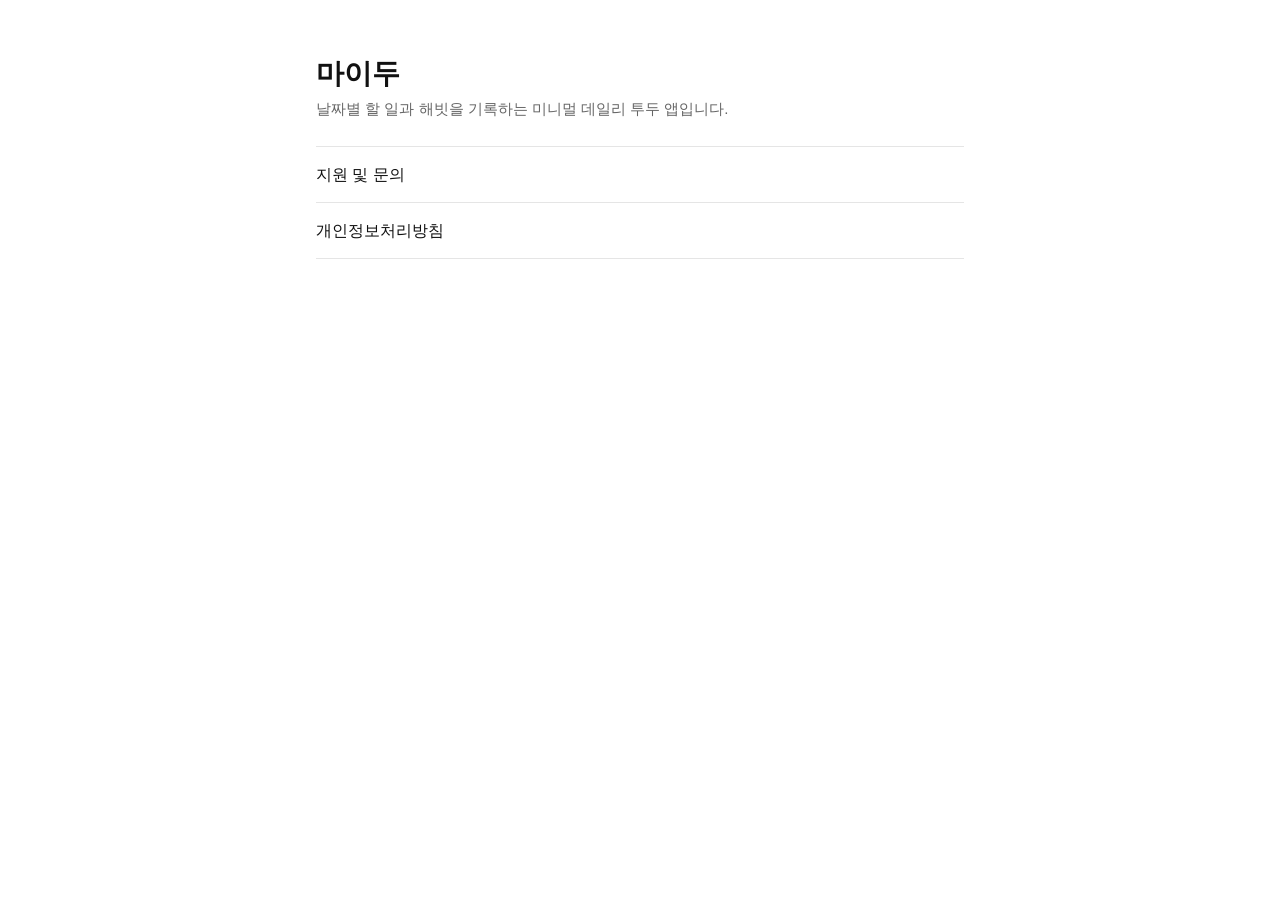
<file: index.html>
<!doctype html>
<html lang="ko">
<head>
  <meta charset="utf-8">
  <meta name="viewport" content="width=device-width, initial-scale=1">
  <title>마이두</title>
  <meta name="description" content="할 일과 해빗을 기록하는 미니멀 데일리 투두 앱, 마이두">
  <link rel="stylesheet" href="style.css">
</head>
<body>
  <main>
    <h1>마이두</h1>
    <p class="meta">날짜별 할 일과 해빗을 기록하는 미니멀 데일리 투두 앱입니다.</p>
    <nav>
      <ul>
        <li><a href="support.html">지원 및 문의</a></li>
        <li><a href="privacy.html">개인정보처리방침</a></li>
      </ul>
    </nav>
  </main>
</body>
</html>
</file>
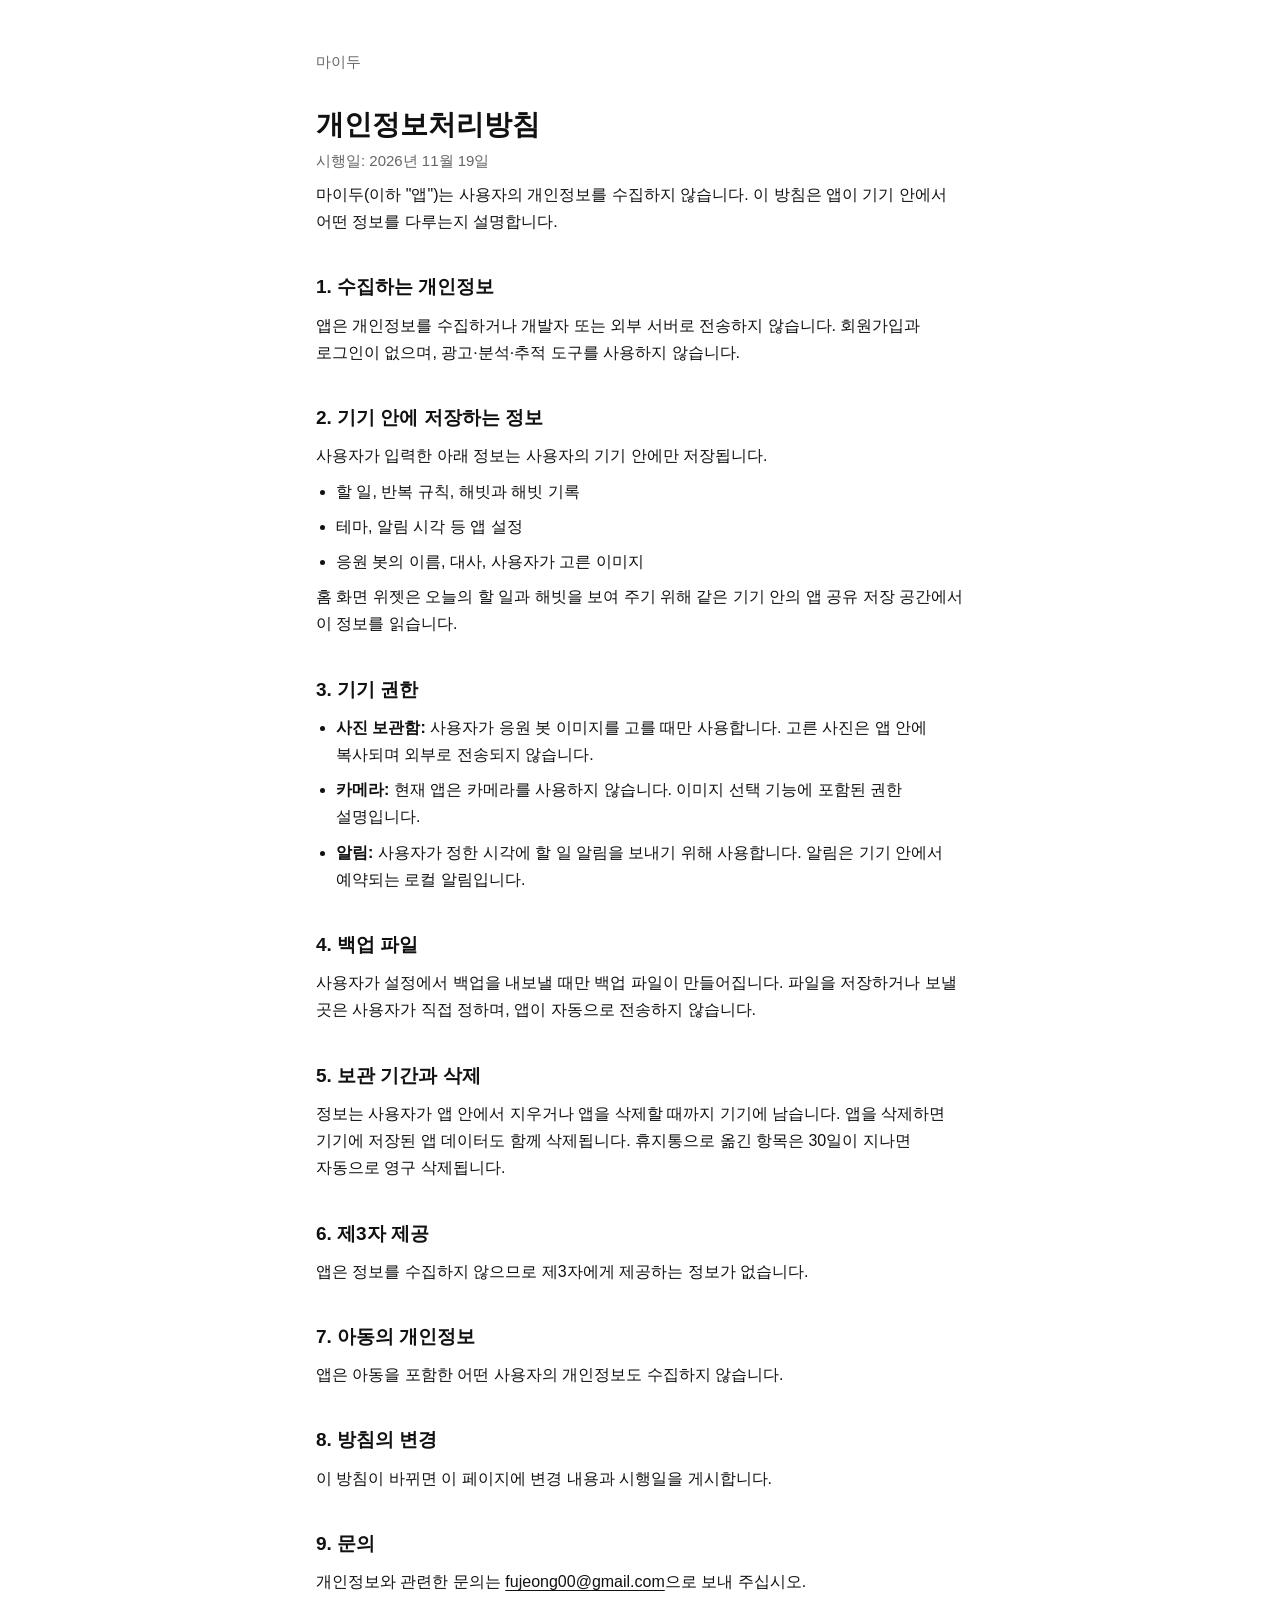
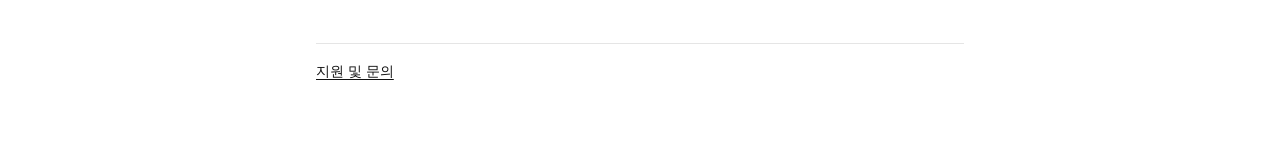
<file: privacy.html>
<!doctype html>
<html lang="ko">
<head>
  <meta charset="utf-8">
  <meta name="viewport" content="width=device-width, initial-scale=1">
  <title>마이두 개인정보처리방침</title>
  <meta name="description" content="마이두 앱의 개인정보처리방침">
  <link rel="stylesheet" href="style.css">
</head>
<body>
  <main>
    <header><a href="./">마이두</a></header>
    <h1>개인정보처리방침</h1>
    <p class="meta">시행일: 2026년 11월 19일</p>

    <p>마이두(이하 "앱")는 사용자의 개인정보를 수집하지 않습니다. 이 방침은 앱이 기기 안에서 어떤 정보를 다루는지 설명합니다.</p>

    <h2>1. 수집하는 개인정보</h2>
    <p>앱은 개인정보를 수집하거나 개발자 또는 외부 서버로 전송하지 않습니다. 회원가입과 로그인이 없으며, 광고·분석·추적 도구를 사용하지 않습니다.</p>

    <h2>2. 기기 안에 저장하는 정보</h2>
    <p>사용자가 입력한 아래 정보는 사용자의 기기 안에만 저장됩니다.</p>
    <ul>
      <li>할 일, 반복 규칙, 해빗과 해빗 기록</li>
      <li>테마, 알림 시각 등 앱 설정</li>
      <li>응원 봇의 이름, 대사, 사용자가 고른 이미지</li>
    </ul>
    <p>홈 화면 위젯은 오늘의 할 일과 해빗을 보여 주기 위해 같은 기기 안의 앱 공유 저장 공간에서 이 정보를 읽습니다.</p>

    <h2>3. 기기 권한</h2>
    <ul>
      <li><strong>사진 보관함:</strong> 사용자가 응원 봇 이미지를 고를 때만 사용합니다. 고른 사진은 앱 안에 복사되며 외부로 전송되지 않습니다.</li>
      <li><strong>카메라:</strong> 현재 앱은 카메라를 사용하지 않습니다. 이미지 선택 기능에 포함된 권한 설명입니다.</li>
      <li><strong>알림:</strong> 사용자가 정한 시각에 할 일 알림을 보내기 위해 사용합니다. 알림은 기기 안에서 예약되는 로컬 알림입니다.</li>
    </ul>

    <h2>4. 백업 파일</h2>
    <p>사용자가 설정에서 백업을 내보낼 때만 백업 파일이 만들어집니다. 파일을 저장하거나 보낼 곳은 사용자가 직접 정하며, 앱이 자동으로 전송하지 않습니다.</p>

    <h2>5. 보관 기간과 삭제</h2>
    <p>정보는 사용자가 앱 안에서 지우거나 앱을 삭제할 때까지 기기에 남습니다. 앱을 삭제하면 기기에 저장된 앱 데이터도 함께 삭제됩니다. 휴지통으로 옮긴 항목은 30일이 지나면 자동으로 영구 삭제됩니다.</p>

    <h2>6. 제3자 제공</h2>
    <p>앱은 정보를 수집하지 않으므로 제3자에게 제공하는 정보가 없습니다.</p>

    <h2>7. 아동의 개인정보</h2>
    <p>앱은 아동을 포함한 어떤 사용자의 개인정보도 수집하지 않습니다.</p>

    <h2>8. 방침의 변경</h2>
    <p>이 방침이 바뀌면 이 페이지에 변경 내용과 시행일을 게시합니다.</p>

    <h2>9. 문의</h2>
    <p>개인정보와 관련한 문의는 <a href="mailto:fujeong00@gmail.com">fujeong00@gmail.com</a>으로 보내 주십시오.</p>

    <footer><a href="support.html">지원 및 문의</a></footer>
  </main>
</body>
</html>
</file>
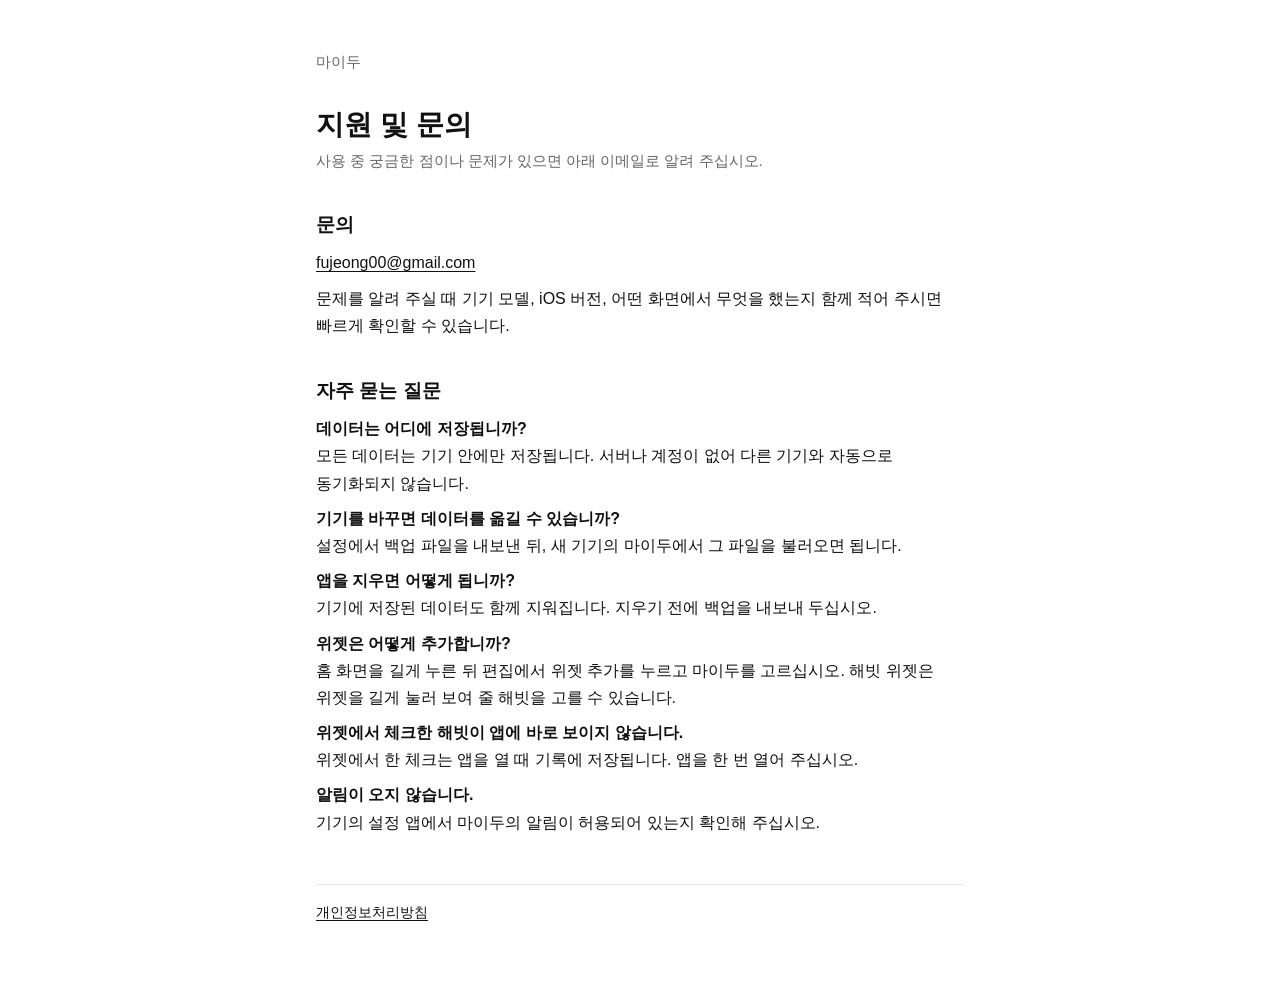
<file: support.html>
<!doctype html>
<html lang="ko">
<head>
  <meta charset="utf-8">
  <meta name="viewport" content="width=device-width, initial-scale=1">
  <title>마이두 지원</title>
  <meta name="description" content="마이두 앱 사용 문의와 자주 묻는 질문">
  <link rel="stylesheet" href="style.css">
</head>
<body>
  <main>
    <header><a href="./">마이두</a></header>
    <h1>지원 및 문의</h1>
    <p class="meta">사용 중 궁금한 점이나 문제가 있으면 아래 이메일로 알려 주십시오.</p>

    <h2>문의</h2>
    <p><a href="mailto:fujeong00@gmail.com?subject=%5B%EB%A7%88%EC%9D%B4%EB%91%90%5D%20%EB%AC%B8%EC%9D%98">fujeong00@gmail.com</a></p>
    <p>문제를 알려 주실 때 기기 모델, iOS 버전, 어떤 화면에서 무엇을 했는지 함께 적어 주시면 빠르게 확인할 수 있습니다.</p>

    <h2>자주 묻는 질문</h2>

    <p><strong>데이터는 어디에 저장됩니까?</strong><br>
    모든 데이터는 기기 안에만 저장됩니다. 서버나 계정이 없어 다른 기기와 자동으로 동기화되지 않습니다.</p>

    <p><strong>기기를 바꾸면 데이터를 옮길 수 있습니까?</strong><br>
    설정에서 백업 파일을 내보낸 뒤, 새 기기의 마이두에서 그 파일을 불러오면 됩니다.</p>

    <p><strong>앱을 지우면 어떻게 됩니까?</strong><br>
    기기에 저장된 데이터도 함께 지워집니다. 지우기 전에 백업을 내보내 두십시오.</p>

    <p><strong>위젯은 어떻게 추가합니까?</strong><br>
    홈 화면을 길게 누른 뒤 편집에서 위젯 추가를 누르고 마이두를 고르십시오. 해빗 위젯은 위젯을 길게 눌러 보여 줄 해빗을 고를 수 있습니다.</p>

    <p><strong>위젯에서 체크한 해빗이 앱에 바로 보이지 않습니다.</strong><br>
    위젯에서 한 체크는 앱을 열 때 기록에 저장됩니다. 앱을 한 번 열어 주십시오.</p>

    <p><strong>알림이 오지 않습니다.</strong><br>
    기기의 설정 앱에서 마이두의 알림이 허용되어 있는지 확인해 주십시오.</p>

    <footer><a href="privacy.html">개인정보처리방침</a></footer>
  </main>
</body>
</html>
</file>
<file: style.css>
:root {
  --bg: #ffffff;
  --text: #111111;
  --muted: #666666;
  --line: #e5e5e5;
  --link: #111111;
  --font: -apple-system, BlinkMacSystemFont, "Apple SD Gothic Neo", "Pretendard", "Noto Sans KR", sans-serif;
}
@media (prefers-color-scheme: dark) {
  :root {
    --bg: #000000;
    --text: #f2f2f2;
    --muted: #9a9a9a;
    --line: #2a2a2a;
    --link: #f2f2f2;
  }
}
* { box-sizing: border-box; }
html, body { overflow-x: clip; }
body {
  margin: 0;
  background: var(--bg);
  color: var(--text);
  font-family: var(--font);
  font-size: 16px;
  line-height: 1.7;
  word-break: keep-all;
}
main { max-width: 680px; margin: 0 auto; padding: 48px 16px 80px; }
header { margin-bottom: 32px; }
header a { color: var(--muted); text-decoration: none; font-size: 15px; }
h1 { font-size: 28px; line-height: 1.3; margin: 8px 0 4px; overflow-wrap: break-word; }
h2 { font-size: 19px; margin: 36px 0 8px; }
p, li { margin: 0 0 8px; }
ul { padding-left: 20px; margin: 0 0 8px; }
.meta { color: var(--muted); font-size: 15px; }
a { color: var(--link); text-underline-offset: 3px; }
a:focus-visible { outline: 2px solid var(--text); outline-offset: 2px; }
nav ul { list-style: none; padding: 0; margin: 24px 0 0; border-top: 1px solid var(--line); }
nav li { border-bottom: 1px solid var(--line); margin: 0; }
nav a { display: block; padding: 14px 0; text-decoration: none; }
footer { margin-top: 48px; padding-top: 16px; border-top: 1px solid var(--line); color: var(--muted); font-size: 14px; }
</file>
